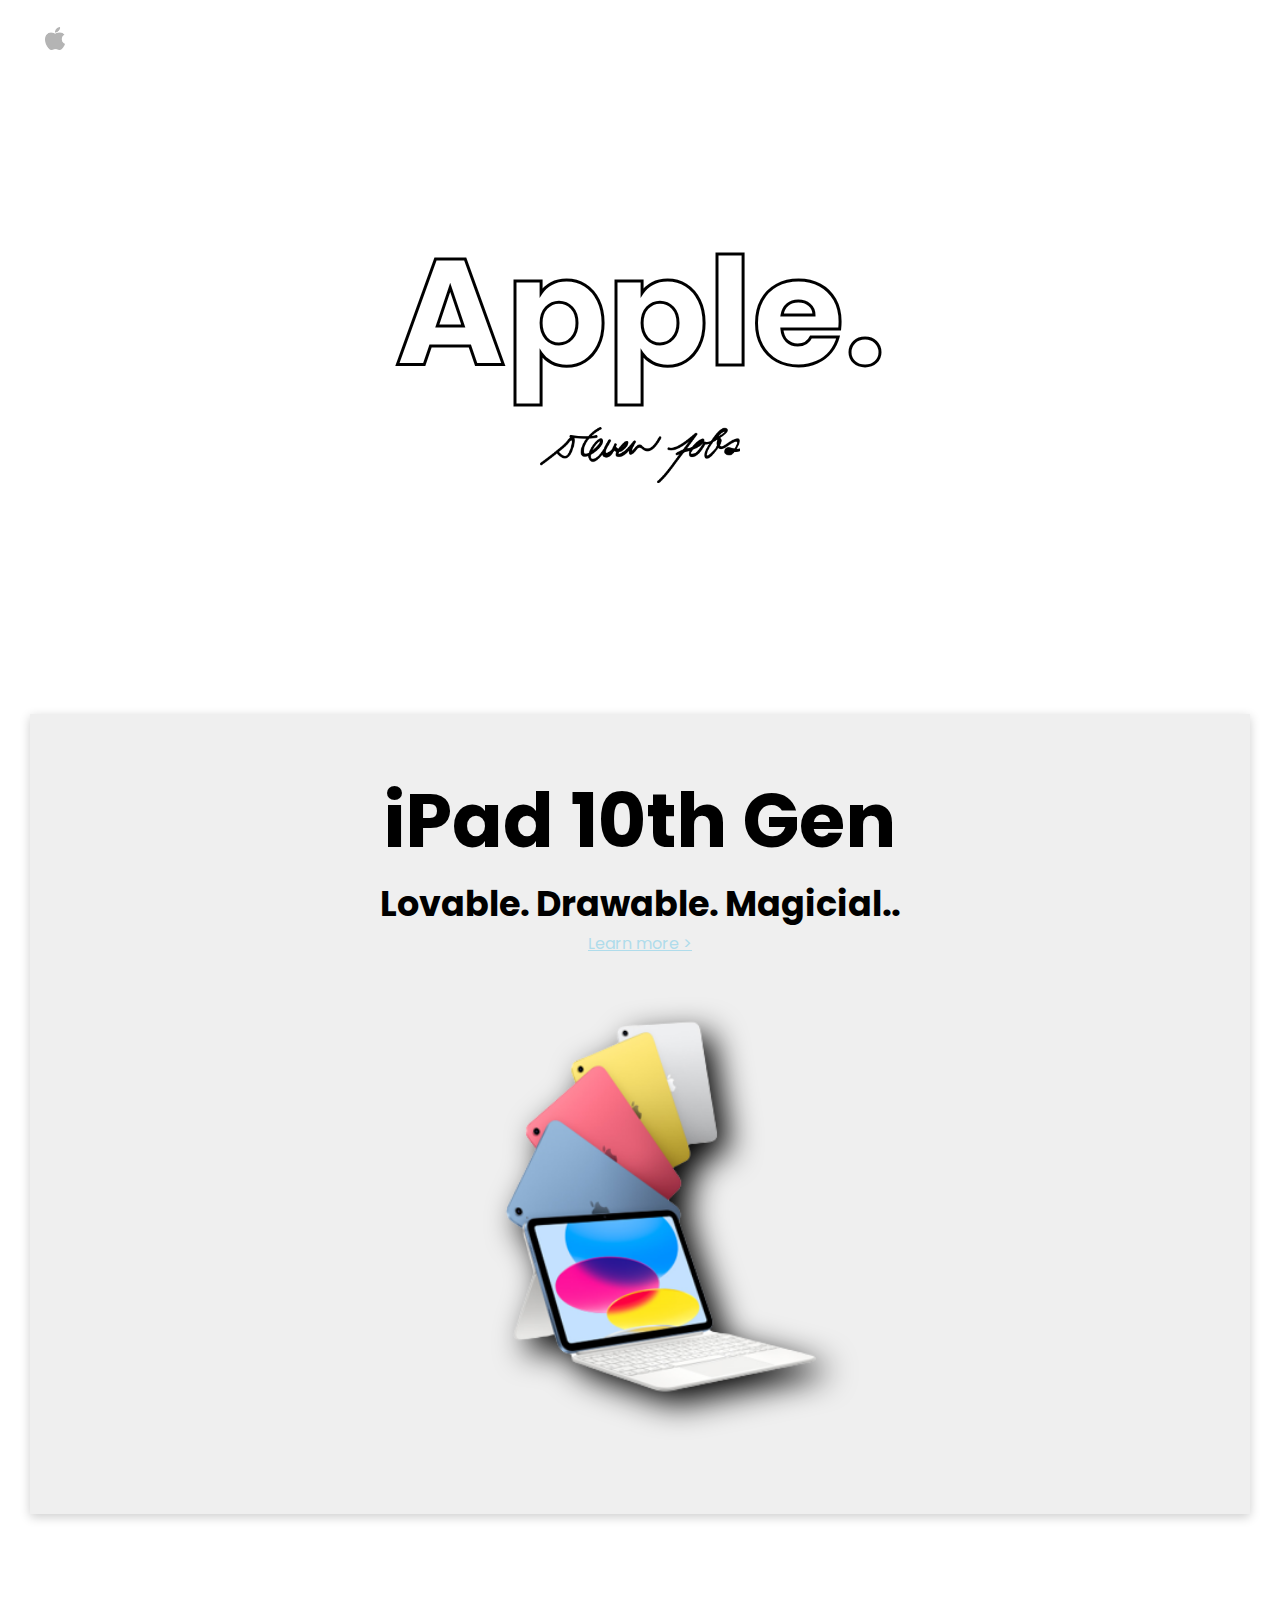
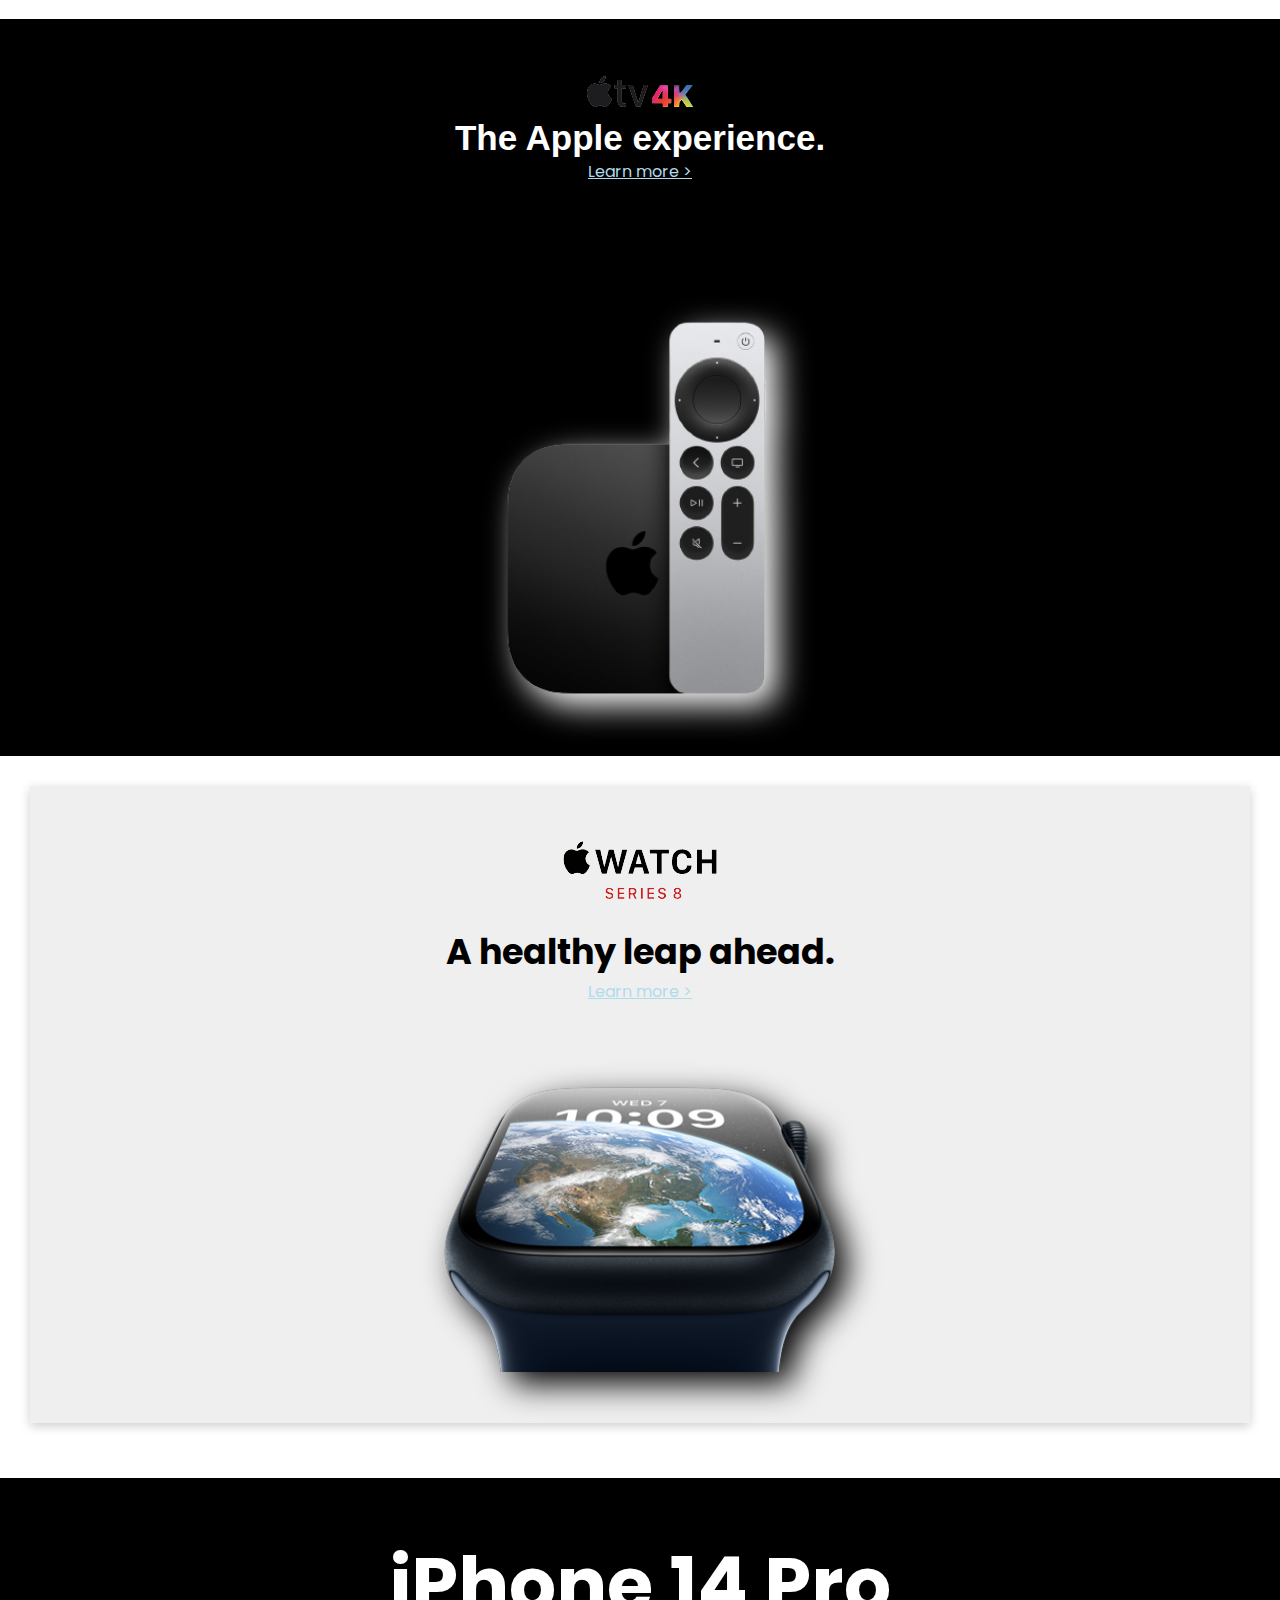
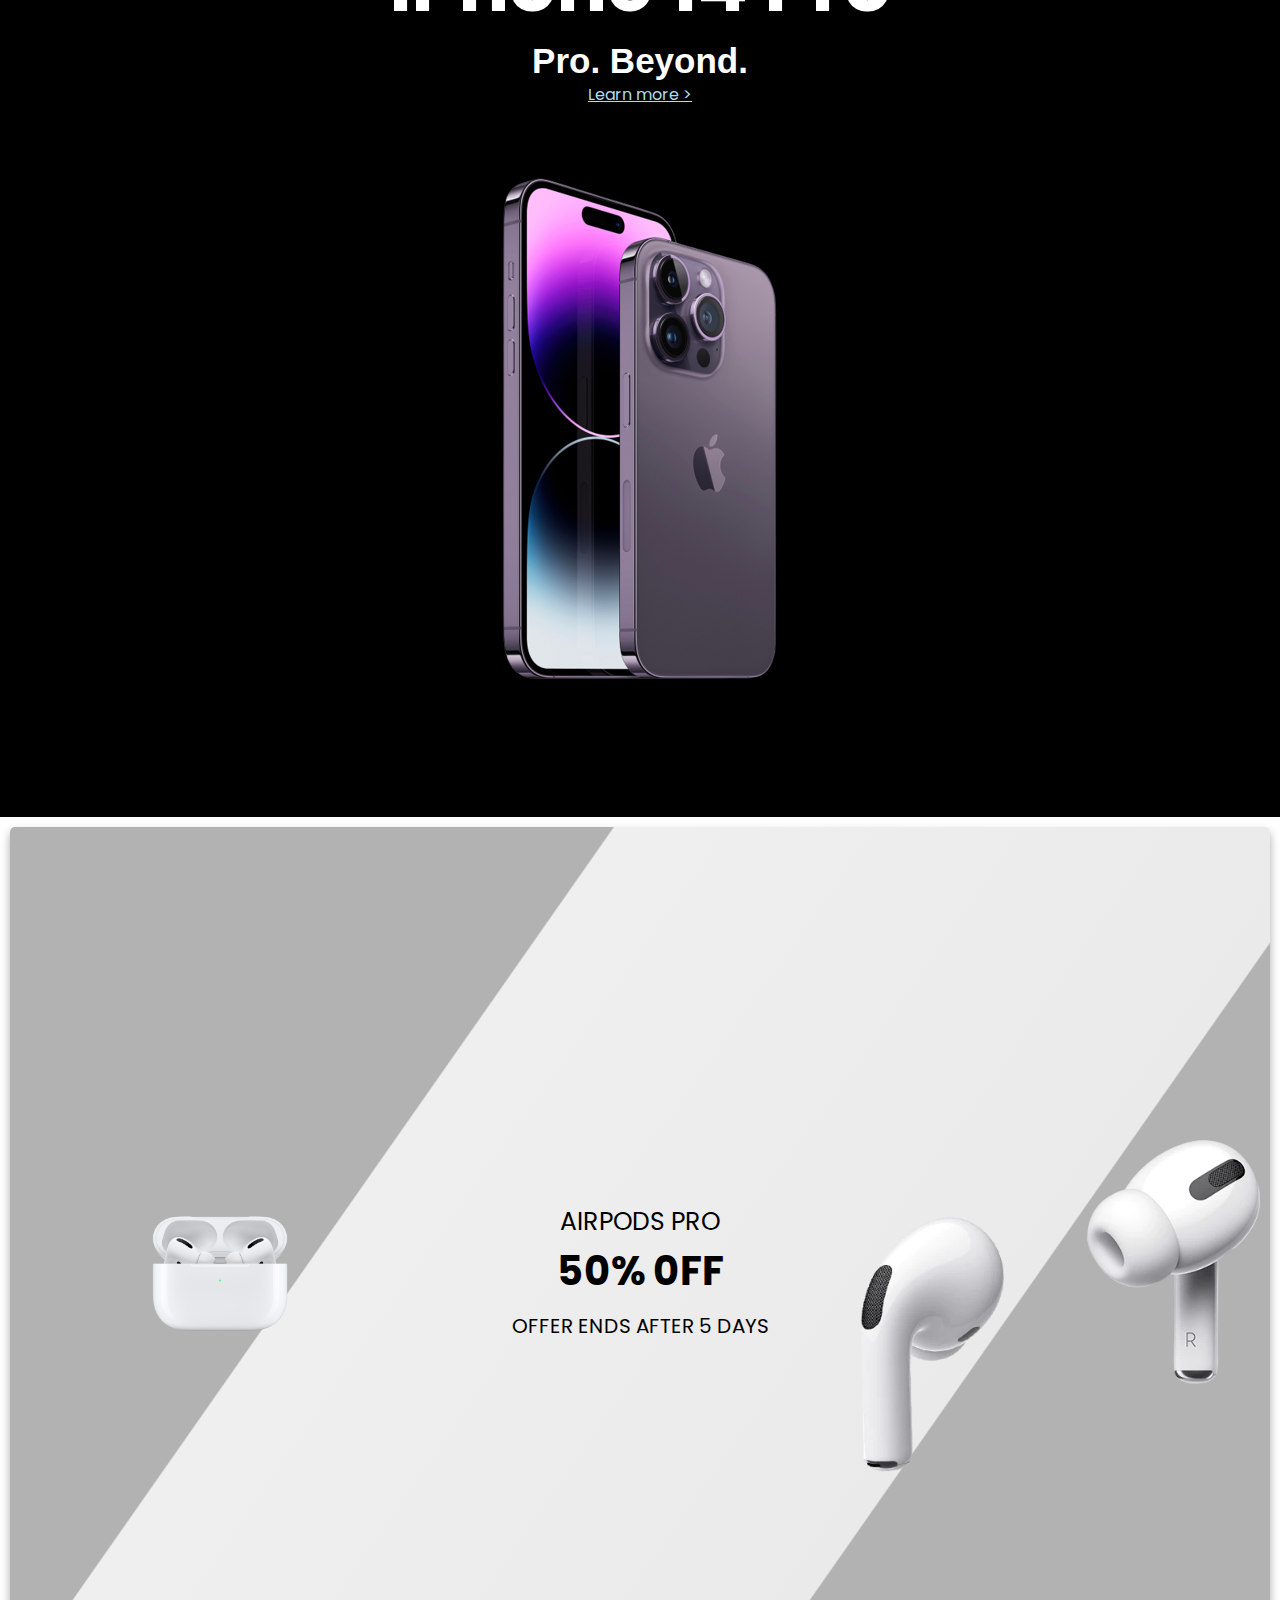
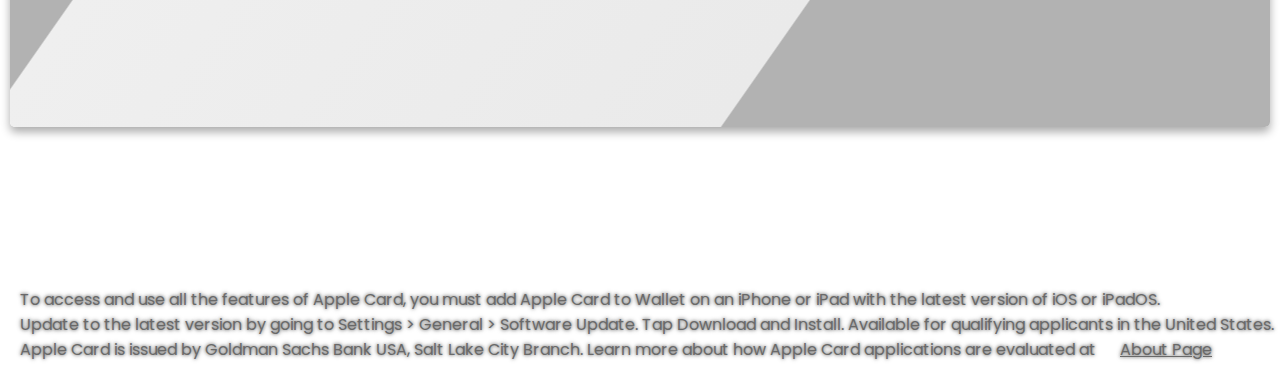
<file: Apple/index.html>
<!DOCTYPE html>

<html lang="en">

<head>
  <meta charset="UTF-8">
  <meta name="viewport" content="width=device-width, initial-scale=1.0">
  <link rel="icon" type="image/png" sizes="16×16" href="logo.png">
  <title>Apple</title>
  <link rel="stylesheet" href="./style.css">
  <link rel="stylesheet" href="https://cdnjs.cloudflare.com/ajax/libs/font-awesome/5.15.3/css/all.min.css" />
</head>

<body>
  <nav class="navbar">
    <div class="content">
      <div class="logo">
        <a href="index.html"><img class="logo1" src="logo.png"></a>
      </div>
      <ul class="menu-list">
        <div class="icon cancel-btn">
          <i class="fas fa-times"></i>
        </div>
        <li><a href="index.html">Home</a></li>
        <li><a href="about.html">About</a></li>
        <li><a href="accessories.html">Accessories</a></li>
        <li><a href="contact.html">Support</a></li>
      </ul>
      <div class="icon menu-btn">
        <i class="fas fa-bars"></i>
      </div>
    </div>

  </nav>

  <br> <br><br><br><br><br><br><br>
  <h1 class="text" data-fill-text="Apple">Apple.</h1>
  <img class="steve" src="steve.png">

  <br> <br><br><br><br><br><br><br>

  <div class="outter-div1">
    <div class="inner-div1">
      <h1 class="indexp3t">iPad 10th Gen</h1>
      <h2 class="indexp3">Lovable. Drawable. Magicial..</h2>
      <a class="a1" href="https://www.apple.com/ipad-10.9/">Learn more ></a>

      <img class="ipad10" src="ipad.png">
    </div>
  </div>

  <br><br>
  <br>





  <div class="outter-div">
    <div class="inner-div">
      <img class="iph14" src="atv.png">
      <h2 class="indexp2">The Apple experience.</h2>
      <a class="a1" href="https://www.apple.com/apple-tv-4k/">Learn more ></a>
      <br><br><br><br><br>
      <img class="atv" src="appletv.png">
    </div>
  </div>

  <div class="outter-div1">
    <div class="inner-div1">
      <img class="iph14" src="logowatch.png">
      <br>
      <h2 class="indexp3">A healthy leap ahead.</h2>
      <a class="a1" href="https://www.apple.com/apple-watch-series-8/">Learn more ></a>

      <img class="ipad10" src="aws8.png">
    </div>
  </div>
  <br>
  <div class="outter-div">
    <div class="inner-div">
      <h1 class="indexp">iPhone 14 Pro</h1>
      <h2 class="indexp2">Pro. Beyond.</h2>
      <a class="a1" href="https://www.apple.com/iphone-14-pro/">Learn more ></a>

      <img class="iph14" src="iph14.png">
    </div>
  </div>


  <div class="banner-container">
    <div class="banner">
      <div class="shoe">
        <img class="airpod" src="airpod1.png" alt="Airpods">
      </div>
      <div class="content">
        <span>Airpods Pro</span>

        <h3>50% 0ff</h3>
        <p>offer ends after 5 days</p>

      </div>
      <div class="women">
        <img class="airpod" src="airpod2.webp" alt="Airpods">
      </div>
    </div>
  </div>
  <div class="about">
    <br><br><br><br>
    <p class="indexabout">To access and use all the features of Apple Card, you must add Apple Card to Wallet on an
      iPhone or iPad with the latest version of iOS or iPadOS.<br>
      Update to the latest version by going to Settings > General > Software Update. Tap Download and Install.
      Available for qualifying applicants in the United States.<br>

      Apple Card is issued by Goldman Sachs Bank USA, Salt Lake City Branch.
      Learn more about how Apple Card applications are evaluated at <a class="indexabout" href="about.html">About
        Page</a></p>
    <div class="content">

    </div>
  </div>

  <script>
    const body = document.querySelector("body");
    const navbar = document.querySelector(".navbar");
    const menuBtn = document.querySelector(".menu-btn");
    const cancelBtn = document.querySelector(".cancel-btn");
    menuBtn.onclick = () => {
      navbar.classList.add("show");
      menuBtn.classList.add("hide");
      body.classList.add("disabled");
    }
    cancelBtn.onclick = () => {
      body.classList.remove("disabled");
      navbar.classList.remove("show");
      menuBtn.classList.remove("hide");
    }
    window.onscroll = () => {
      this.scrollY > 20 ? navbar.classList.add("sticky") : navbar.classList.remove("sticky");
    }
  </script>
</body>

</html>
</file>
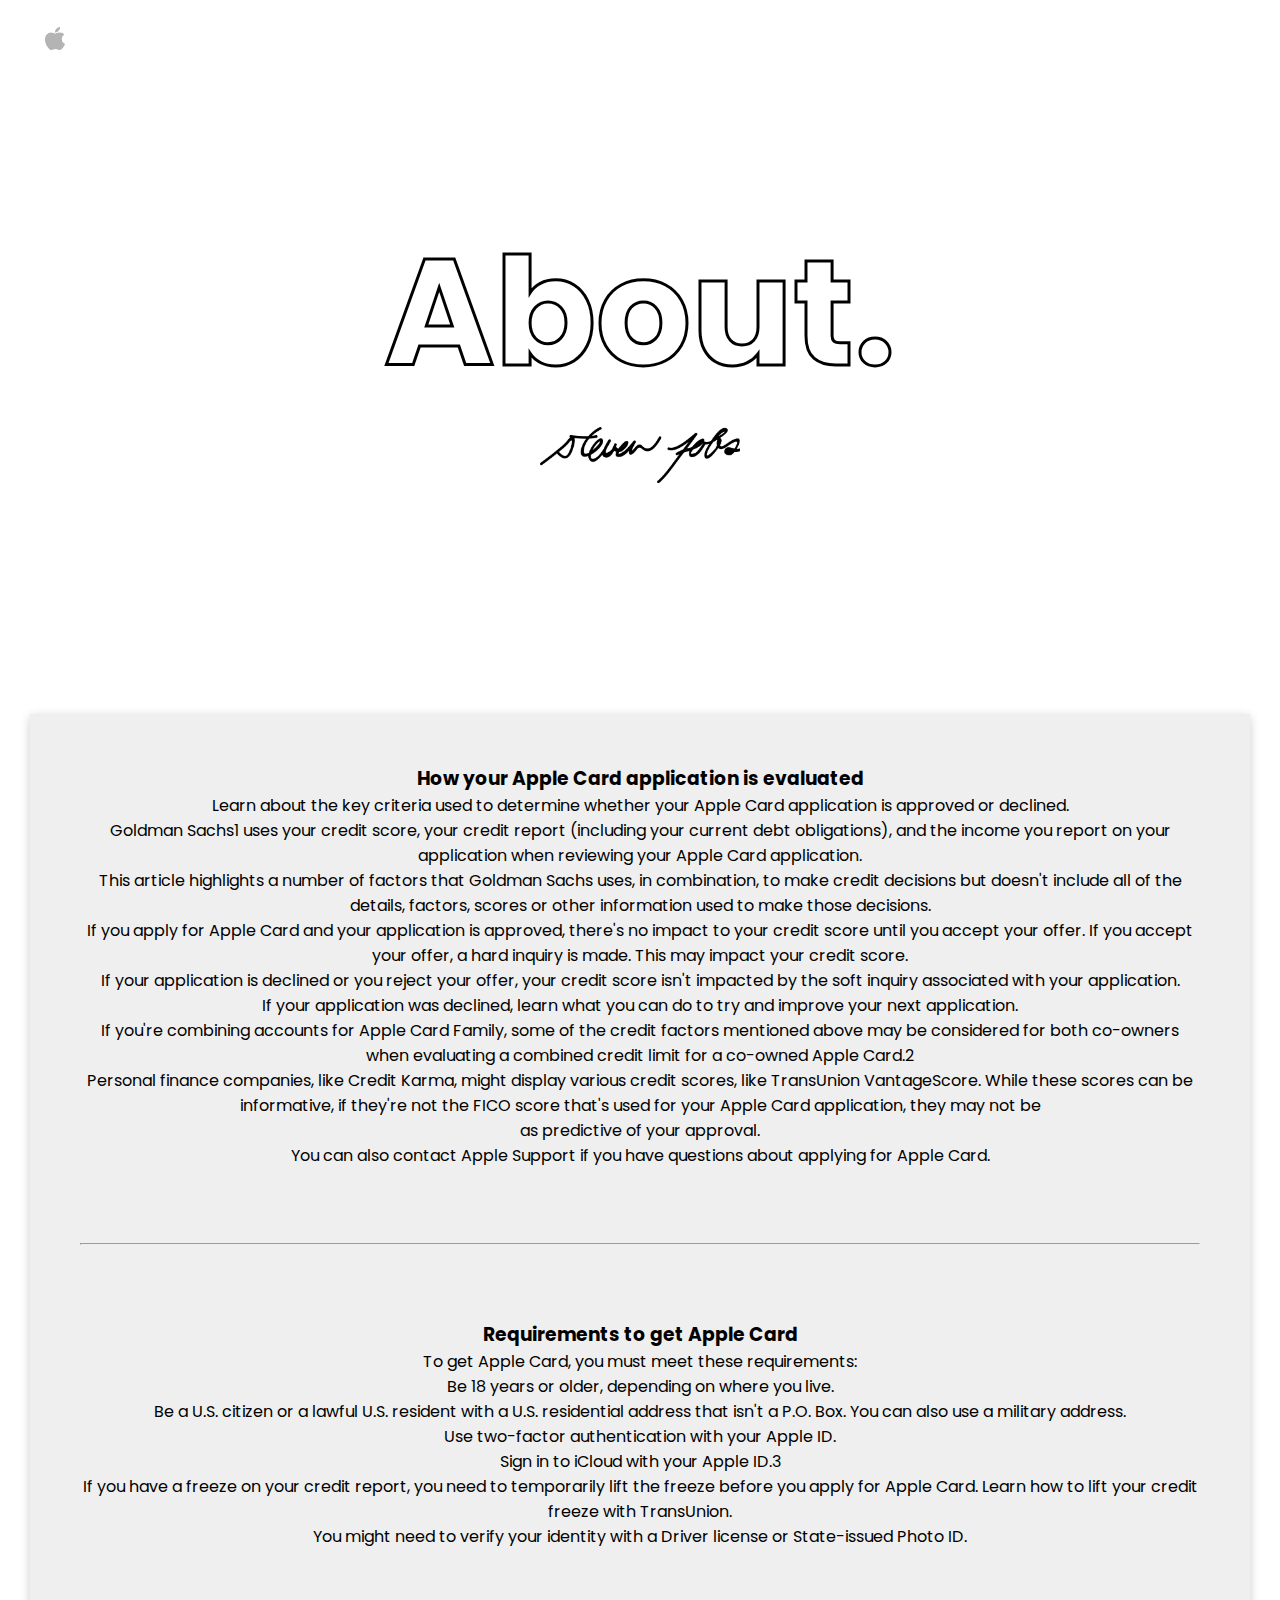
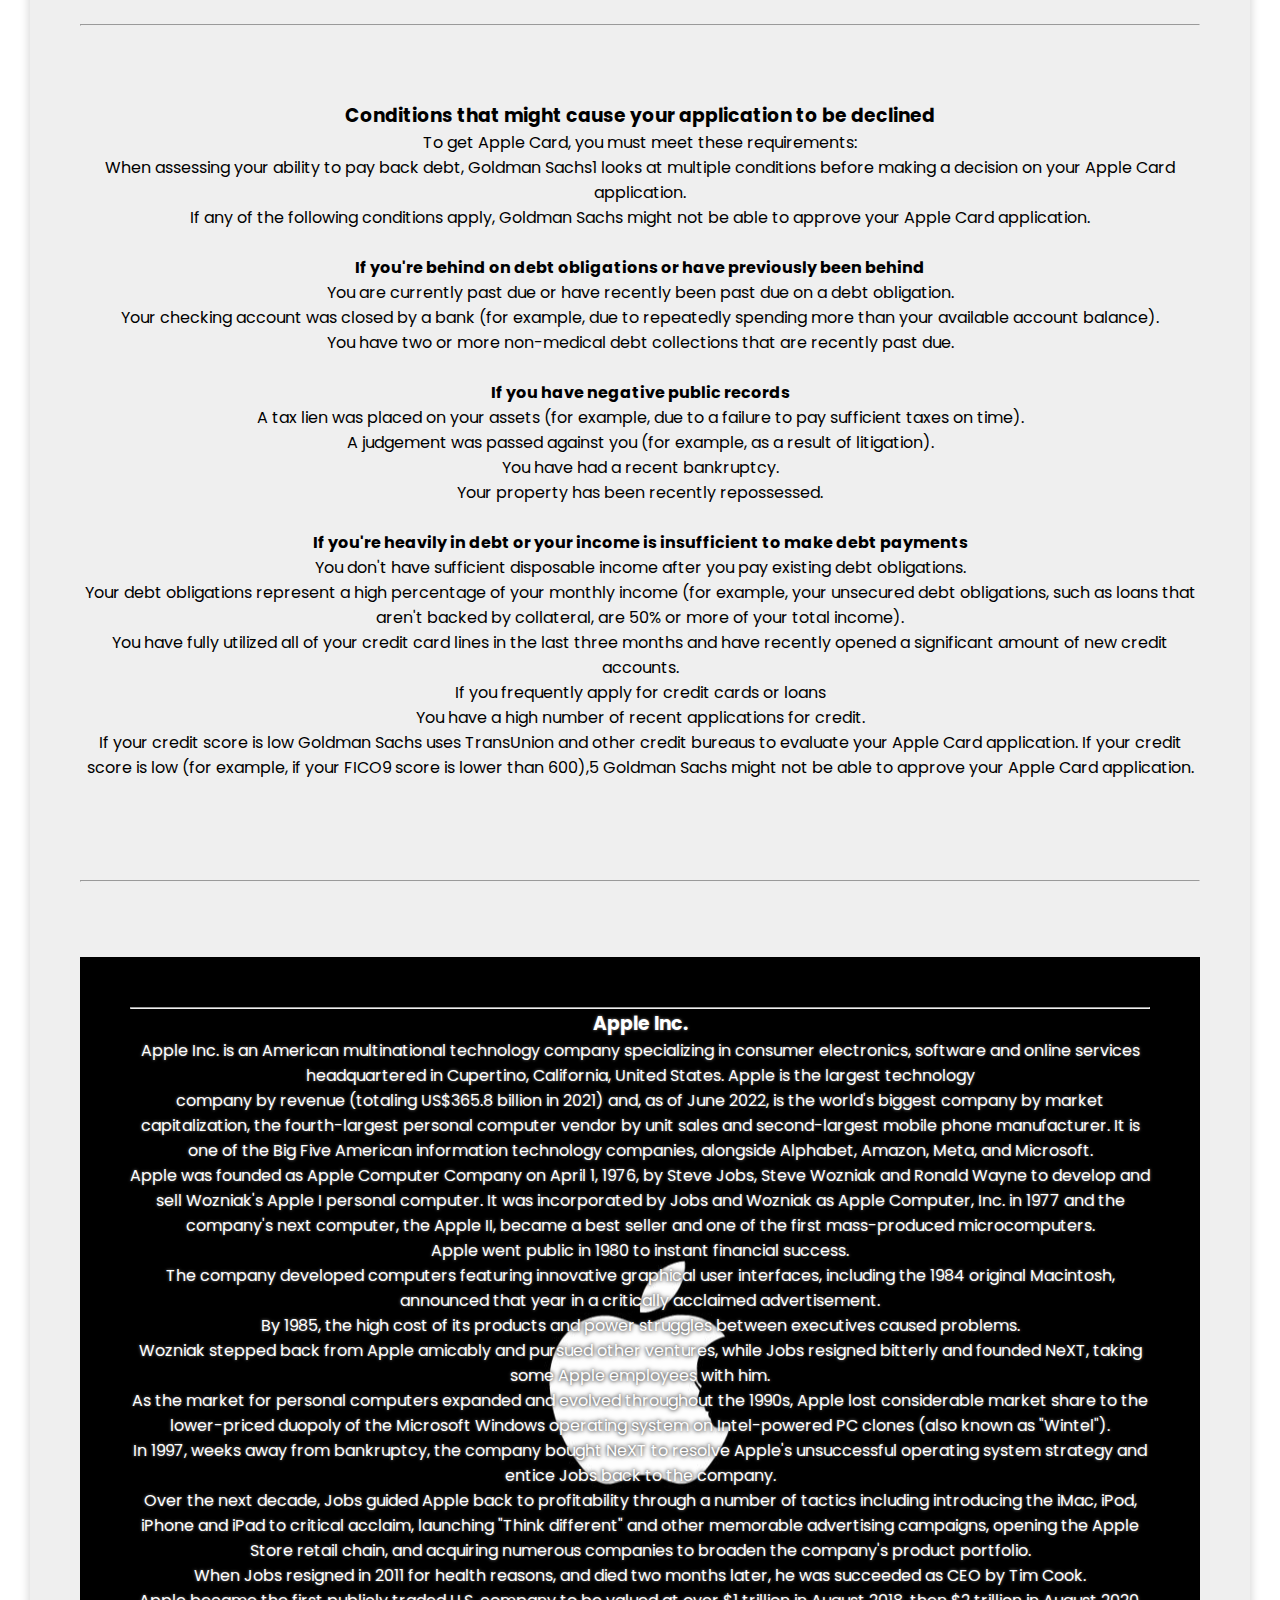
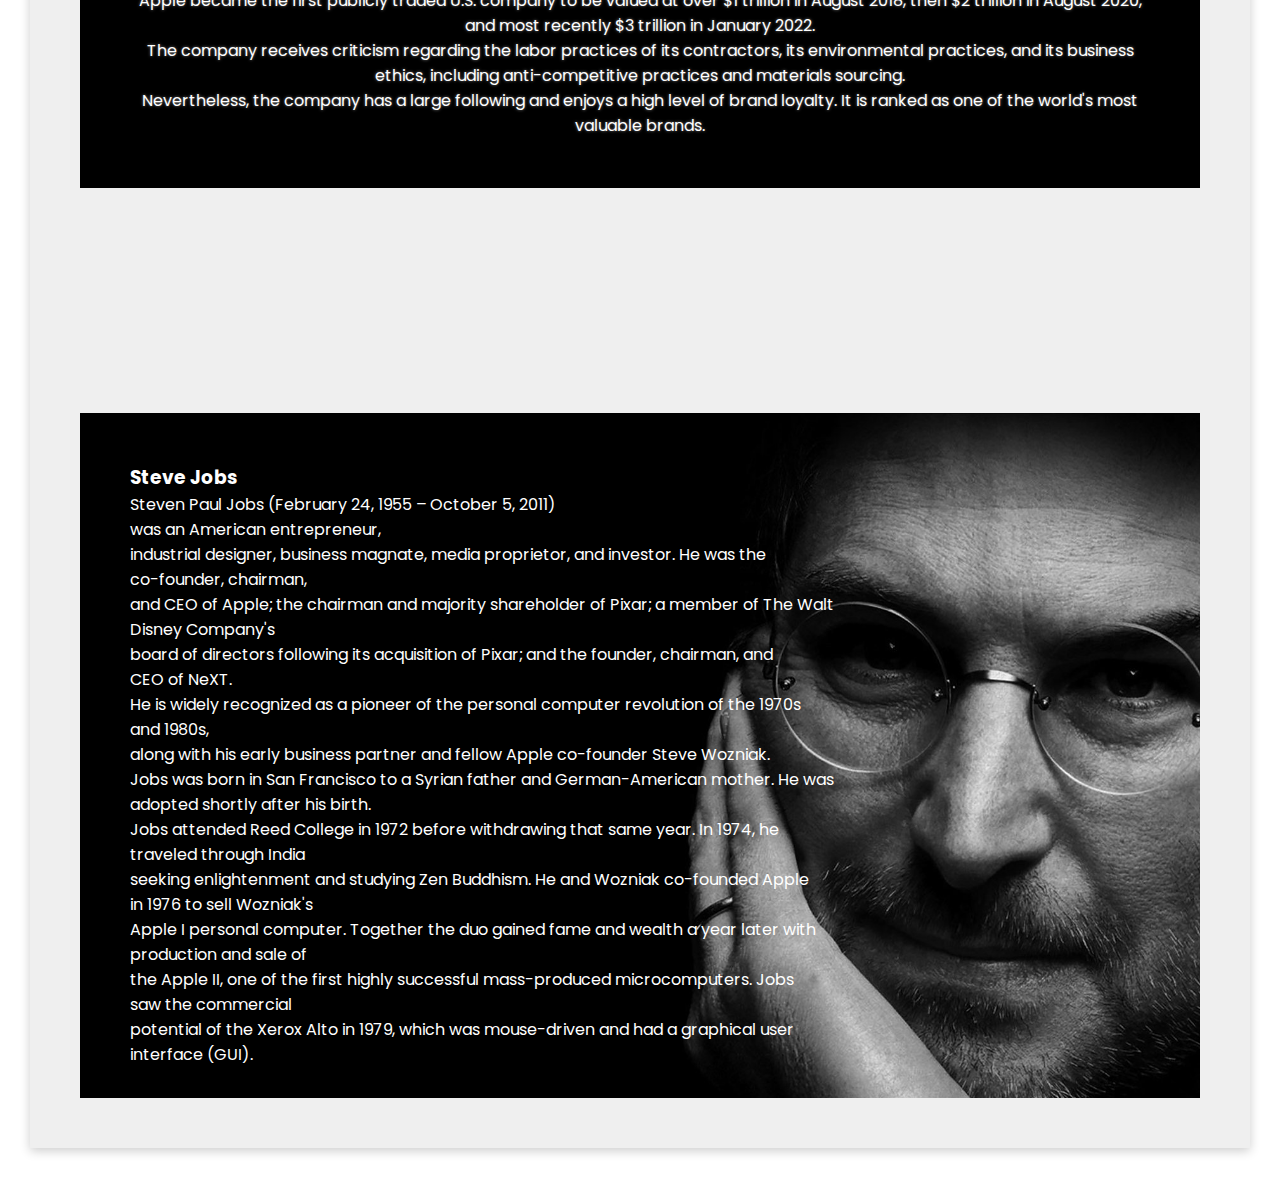
<file: Apple/about.html>
<!DOCTYPE html>

<html lang="en">

<head>
  <meta charset="UTF-8">
  <meta name="viewport" content="width=device-width, initial-scale=1.0">
  <link rel="icon" type="image/png" sizes="16×16" href="logo.png">
  <title>Apple</title>
  <link rel="stylesheet" href="./style.css">
  <link rel="stylesheet" href="https://cdnjs.cloudflare.com/ajax/libs/font-awesome/5.15.3/css/all.min.css" />
</head>

<body>
  <nav class="navbar">
    <div class="content">
      <div class="logo">
        <a href="./index.html"><img class="logo1" src="logo.png"></a>
      </div>
      <ul class="menu-list">
        <div class="icon cancel-btn">
          <i class="fas fa-times"></i>
        </div>
        <li><a href="index.html">Home</a></li>
        <li><a href="about.html">About</a></li>
        <li><a href="accessories.html">Accessories</a></li>
        <li><a href="contact.html">Contact</a></li>
      </ul>
      <div class="icon menu-btn">
        <i class="fas fa-bars"></i>
      </div>
    </div>

  </nav>

  <br> <br><br><br><br><br><br><br>
  <h1 class="text" data-fill-text="About">About.</h1>

  <a href="#scrollsteve"><img class="steve" src="steve.png"></a>




  <br> <br><br><br><br><br><br><br>

  <div class="outter-div1">
    <div class="inner-div1">
      <h3 class="aboutparagraf">How your Apple Card application is evaluated</h3>
      <p class="aboutparagraf">Learn about the key criteria used to determine whether your Apple Card application is
        approved or declined.<br>

        Goldman Sachs1 uses your credit score, your credit report (including your current debt obligations), and the
        income you report on your application when reviewing your Apple Card application.<br>
        This article highlights a number of factors that Goldman Sachs uses, in combination, to make credit decisions
        but doesn't include all of the details, factors, scores or other information used to make those decisions.<br>

        If you apply for Apple Card and your application is approved, there's no impact to your credit score until you
        accept your offer. If you accept your offer, a hard inquiry is made. This may impact your credit score.<br>
        If your application is declined or you reject your offer, your credit score isn't impacted by the soft inquiry
        associated with your application.<br>

        If your application was declined, learn what you can do to try and improve your next application.<br>

        If you're combining accounts for Apple Card Family, some of the credit factors mentioned above may be considered
        for both co-owners when evaluating a combined credit limit for a co-owned Apple Card.2<br>

        Personal finance companies, like Credit Karma, might display various credit scores, like TransUnion
        VantageScore. While these scores can be informative, if they're not the FICO score that's used for your Apple
        Card application, they may not be <br>
        as predictive of your approval.<br>

        You can also contact Apple Support if you have questions about applying for Apple Card.<br></p>
      <br><br><br>
      <hr class="hr">

      <br><br><br>
      <h3 class="aboutparagraf">Requirements to get Apple Card</h3>
      <p class="aboutparagraf">To get Apple Card, you must meet these requirements:<br>

        Be 18 years or older, depending on where you live.<br>
        Be a U.S. citizen or a lawful U.S. resident with a U.S. residential address that isn't a P.O. Box. You can also
        use a military address.<br>
        Use two-factor authentication with your Apple ID.<br>
        Sign in to iCloud with your Apple ID.3<br>
        If you have a freeze on your credit report, you need to temporarily lift the freeze before you apply for Apple
        Card. Learn how to lift your credit freeze with TransUnion. <br>
        You might need to verify your identity with a Driver license or State-issued Photo ID.<br></p>
      <br><br><br>
      <hr class="hr">

      <br><br><br>
      <h3 class="aboutparagraf">Conditions that might cause your application to be declined</h3>
      <p class="aboutparagraf">To get Apple Card, you must meet these requirements:<br>

        When assessing your ability to pay back debt, Goldman Sachs1 looks at multiple conditions before making a
        decision on your Apple Card application.<br>

        If any of the following conditions apply, Goldman Sachs might not be able to approve your Apple Card
        application.<br><br>

        <b>If you're behind on debt obligations or have previously been behind</b><br>

        You are currently past due or have recently been past due on a debt obligation.<br>
        Your checking account was closed by a bank (for example, due to repeatedly spending more than your available
        account balance).<br>
        You have two or more non-medical debt collections that are recently past due.<br><br>

        <b>If you have negative public records</b><br>

        A tax lien was placed on your assets (for example, due to a failure to pay sufficient taxes on time).<br>
        A judgement was passed against you (for example, as a result of litigation).<br>
        You have had a recent bankruptcy.<br>
        Your property has been recently repossessed.<br><br>

        <b>If you're heavily in debt or your income is insufficient to make debt payments</b><br>

        You don't have sufficient disposable income after you pay existing debt obligations.<br>
        Your debt obligations represent a high percentage of your monthly income (for example, your unsecured debt
        obligations, such as loans that aren't backed by collateral, are 50% or more of your total income).<br>
        You have fully utilized all of your credit card lines in the last three months and have recently opened a
        significant amount of new credit accounts.<br>
        If you frequently apply for credit cards or loans<br>

        You have a high number of recent applications for credit.<br>
        If your credit score is low

        Goldman Sachs uses TransUnion and other credit bureaus to evaluate your Apple Card application. If your credit
        score is low (for example, if your FICO9 score is lower than 600),5 Goldman Sachs might not be able to approve
        your Apple Card application.<br>

        <br>
      </p>
      <br><br><br>
      <hr class="hr">

    </div>

    <br><br>
    <br>





    <div class="outter-div9">
      <div class="inner-div">
        <hr>
        <h3 class="aboutparagraf9">Apple Inc.</h3>
        <p class="aboutparagraf9">Apple Inc. is an American multinational technology company specializing in consumer
          electronics, software and online services headquartered in Cupertino, California, United States. Apple is the
          largest technology<br>company by revenue (totaling US$365.8 billion in 2021) and, as of June 2022, is the
          world's biggest company by market capitalization, the fourth-largest personal computer vendor by unit sales
          and second-largest mobile phone manufacturer. It is <br>one of the Big Five American information technology
          companies, alongside Alphabet, Amazon, Meta, and Microsoft.<br>

          Apple was founded as Apple Computer Company on April 1, 1976, by Steve Jobs, Steve Wozniak and Ronald Wayne to
          develop and sell Wozniak's Apple I personal computer. It was incorporated by Jobs and Wozniak as Apple
          Computer, Inc. in 1977 and the company's next computer, the Apple II, became a best seller and one of the
          first mass-produced microcomputers. <br>
          Apple went public in 1980 to instant financial success.<br>
          The company developed computers featuring innovative graphical user interfaces, including the 1984 original
          Macintosh, announced that year in a critically acclaimed advertisement.<br>
          By 1985, the high cost of its products and power struggles between executives caused problems. <br>
          Wozniak stepped back from Apple amicably and pursued other ventures, while Jobs resigned bitterly and founded
          NeXT, taking some Apple employees with him.<br>

          As the market for personal computers expanded and evolved throughout the 1990s, Apple lost considerable market
          share to the lower-priced duopoly of the Microsoft Windows operating system on Intel-powered PC clones (also
          known as "Wintel"). <br>
          In 1997, weeks away from bankruptcy, the company bought NeXT to resolve Apple's unsuccessful operating system
          strategy and entice Jobs back to the company. <br>
          Over the next decade, Jobs guided Apple back to profitability through a number of tactics including
          introducing the iMac, iPod, iPhone and iPad to critical acclaim, launching "Think different" and other
          memorable advertising campaigns, opening the Apple Store retail chain, and acquiring numerous companies to
          broaden the company's product portfolio.<br>
          When Jobs resigned in 2011 for health reasons, and died two months later, he was succeeded as CEO by Tim
          Cook.<br>

          Apple became the first publicly traded U.S. company to be valued at over $1 trillion in August 2018, then $2
          trillion in August 2020, and most recently $3 trillion in January 2022.<br>
          The company receives criticism regarding the labor practices of its contractors, its environmental practices,
          and its business ethics, including anti-competitive practices and materials sourcing.<br>
          Nevertheless, the company has a large following and enjoys a high level of brand loyalty. It is ranked as one
          of the world's most valuable brands.<br></p>
      </div>
    </div>
    <br><br>
    <br>
    <br>
    <br>
    <br>
    <br>
    <br>
    <br>



    <div id="container1" class="outter-div7">
      <div class="inner-div7">

        <div class="steveabout">

          <h3 id="scrollsteve" class="stevetitle">Steve Jobs</h3>
          <p class="stevetitle">Steven Paul Jobs (February 24, 1955 – October 5, 2011) <br>
            was an American entrepreneur, <br>
            industrial designer, business magnate, media proprietor, and investor. He was the <br>
            co-founder, chairman,<br>
            and CEO of Apple; the chairman and majority shareholder of Pixar; a member of The Walt <br>
            Disney Company's<br>
            board of directors following its acquisition of Pixar; and the founder, chairman, and <br>
            CEO of NeXT.<br>
            He is widely recognized as a pioneer of the personal computer revolution of the 1970s <br>
            and 1980s,<br>
            along with his early business partner and fellow Apple co-founder Steve Wozniak.<br>

            Jobs was born in San Francisco to a Syrian father and German-American mother. He was <br>
            adopted shortly after his birth.<br>
            Jobs attended Reed College in 1972 before withdrawing that same year. In 1974, he <br>
            traveled through India<br>
            seeking enlightenment and studying Zen Buddhism. He and Wozniak co-founded Apple <br>
            in 1976 to sell Wozniak's <br>
            Apple I personal computer. Together the duo gained fame and wealth a year later with <br>
            production and sale of <br>
            the Apple II, one of the first highly successful mass-produced microcomputers. Jobs <br>
            saw the commercial<br>
            potential of the Xerox Alto in 1979, which was mouse-driven and had a graphical user <br>
            interface (GUI). <br>
          </p>

        </div>



      </div>
      <div class="about">
        <br><br><br><br><br><br><br><br><br><br><br> <br><br><br><br><br><br><br><br><br><br>
      </div>
    </div>

    <script>
      const body = document.querySelector("body");
      const navbar = document.querySelector(".navbar");
      const menuBtn = document.querySelector(".menu-btn");
      const cancelBtn = document.querySelector(".cancel-btn");
      menuBtn.onclick = () => {
        navbar.classList.add("show");
        menuBtn.classList.add("hide");
        body.classList.add("disabled");
      }
      cancelBtn.onclick = () => {
        body.classList.remove("disabled");
        navbar.classList.remove("show");
        menuBtn.classList.remove("hide");
      }
      window.onscroll = () => {
        this.scrollY > 20 ? navbar.classList.add("sticky") : navbar.classList.remove("sticky");
      }
    </script>
</body>

</html>
</file>
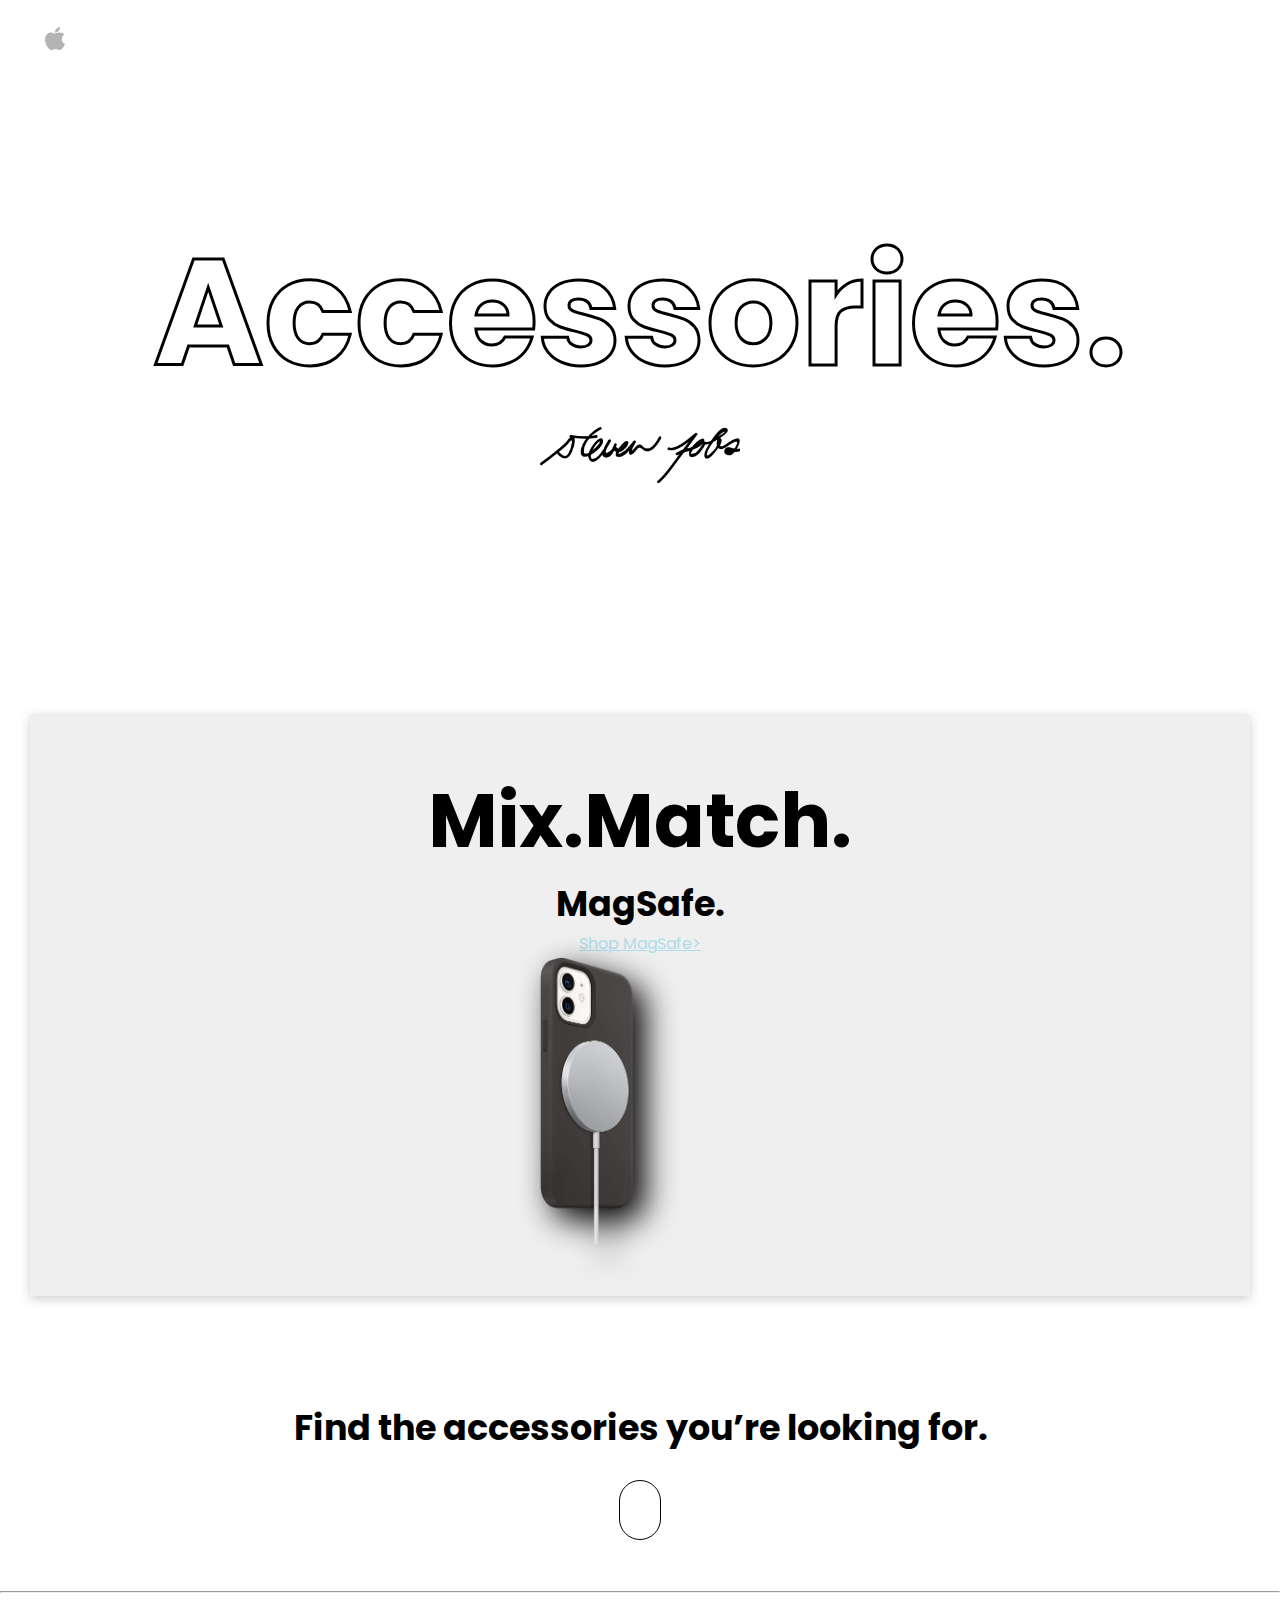
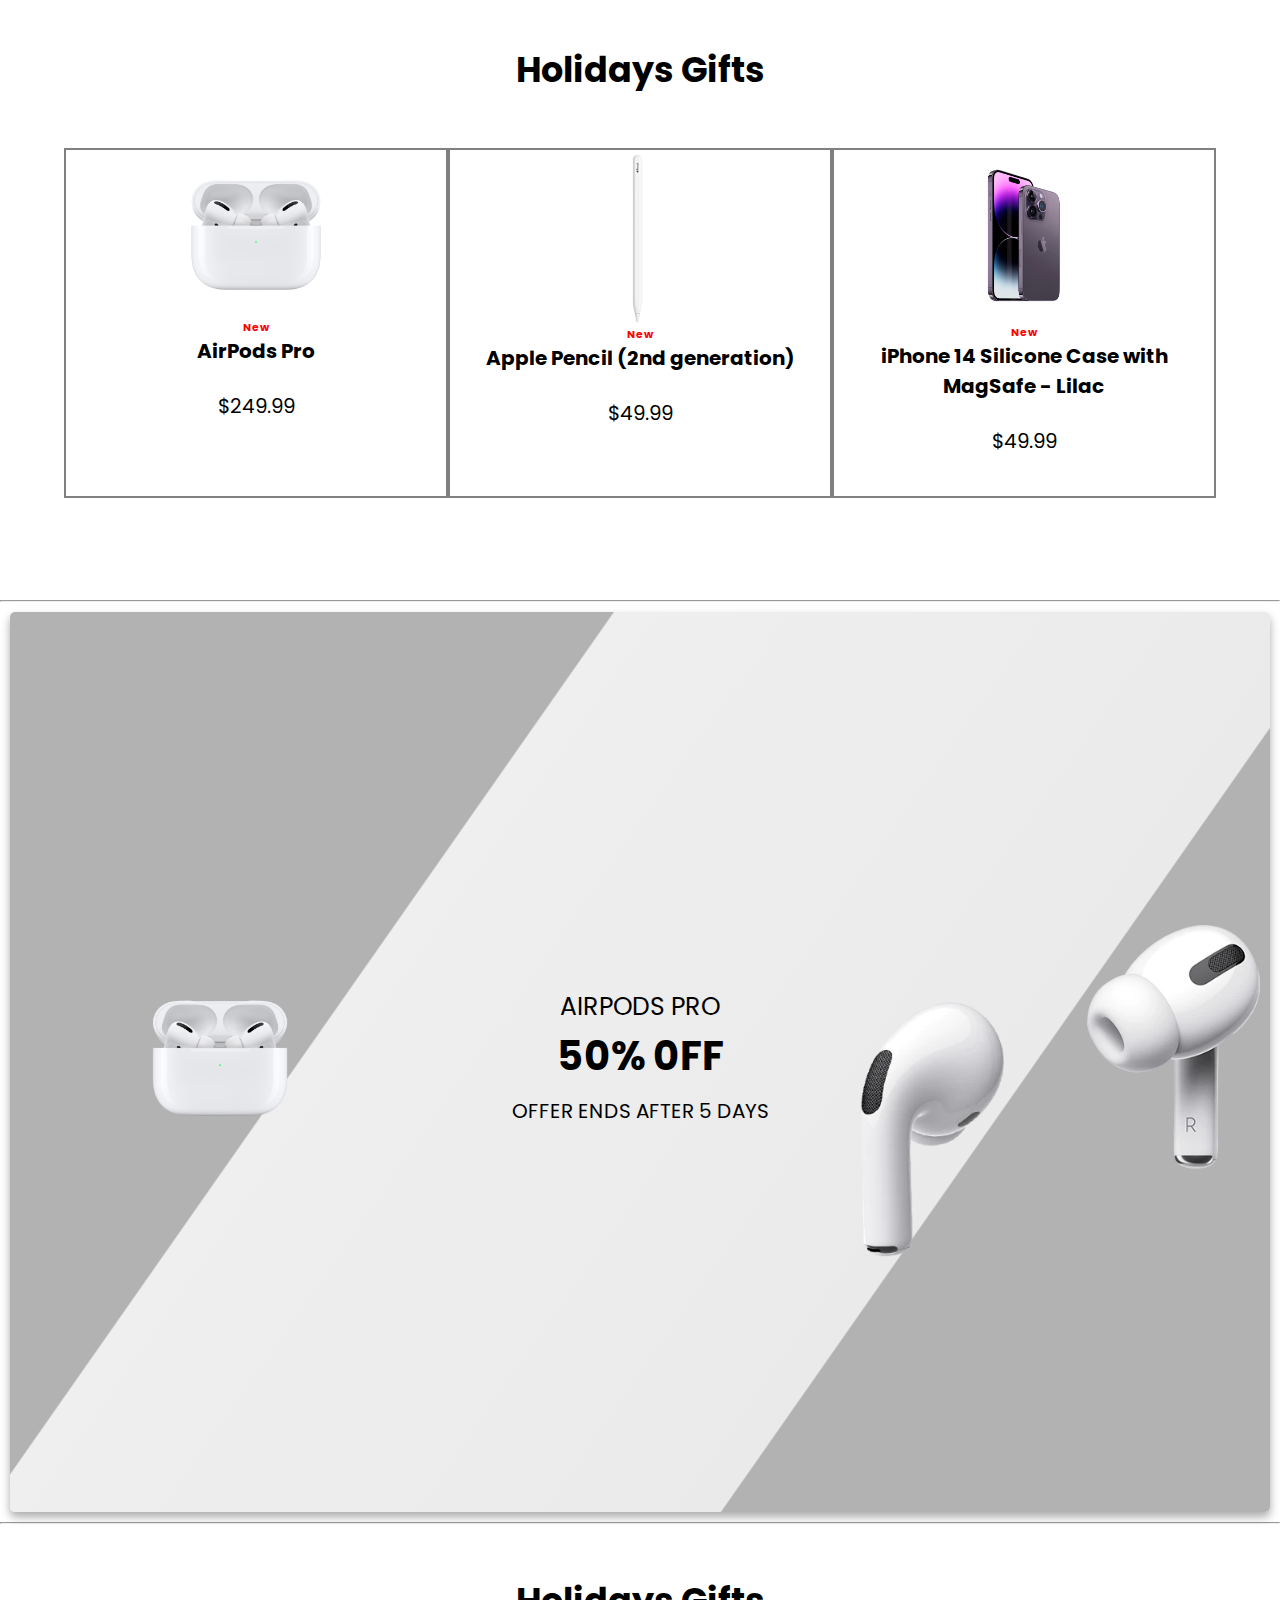
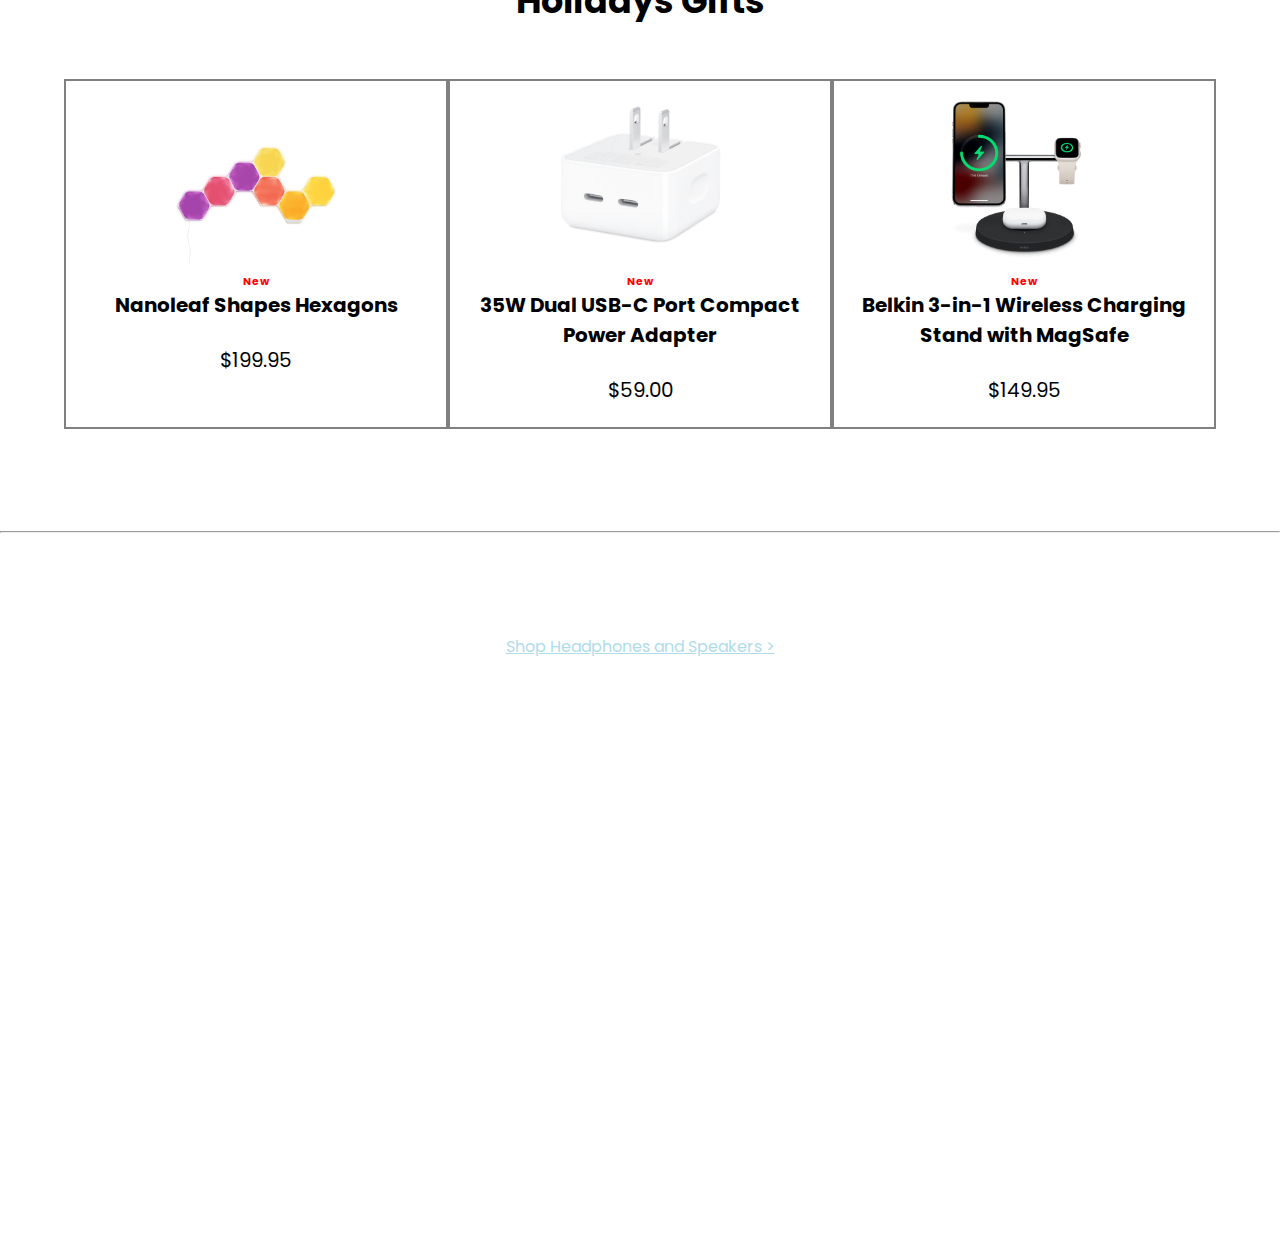
<file: Apple/accessories.html>
<!DOCTYPE html>

<html lang="en">

<head>
  <meta charset="UTF-8">
  <meta name="viewport" content="width=device-width, initial-scale=1.0">
  <link rel="icon" type="image/png" sizes="16×16" href="logo.png">
  <title>Apple</title>
  <link rel="stylesheet" href="./style.css">
  <link rel="stylesheet" href="https://cdnjs.cloudflare.com/ajax/libs/font-awesome/5.15.3/css/all.min.css" />
</head>

<body>
  <nav class="navbar">
    <div class="content">
      <div class="logo">
        <a href="./index.html"><img class="logo1" src="logo.png"></a>
      </div>
      <ul class="menu-list">
        <div class="icon cancel-btn">
          <i class="fas fa-times"></i>
        </div>
        <li><a href="index.html">Home</a></li>
        <li><a href="about.html">About</a></li>
        <li><a href="features.html">Accessories</a></li>
        <li><a href="contact.html">Support</a></li>
      </ul>
      <div class="icon menu-btn">
        <i class="fas fa-bars"></i>
      </div>
    </div>

  </nav>

  <br> <br><br><br><br><br><br><br>
  <h1 class="text" data-fill-text="Accessories">Accessories.</h1>

  <a href="#scrollsteve"><img class="steve" src="steve.png"></a>




  <br> <br><br><br><br><br><br><br>

  <div class="outter-div1">
    <div class="inner-div1">
      <h1 class="indexp3t">Mix.Match.</h1>
      <h2 class="indexp3">MagSafe.</h2>
      <a class="a1" href="https://www.apple.com/shop/accessories/all/magsafe">Shop MagSafe></a>

      <img class="magsafe" src="magsafe.png">
    </div>
  </div>

  <br><br><br>

  <h3 class="indexp3">Find the accessories you’re looking for.</h3>
  <br>
  <div class="container">
    <input type="text" placeholder="Search">



  </div>
  <br><br>
  <hr>
  <br><br>
  <h1 class="indexp3">Holidays Gifts</h1>
  <br><br>

  <a class="boxff" href="https://www.apple.com/shop/product/MQD83AM/A/airpods-pro">
    <div class="container2">
      <div class="box">
        <img class="boxf" src="airpod1.png">
        <h6 class="boxp">New</h6>
        <h2 class="boxt">AirPods Pro</h2>
        <br>
        <p class="boxt">$249.99</p>
      </div>
  </a>

  <a class="boxff"
    href="https://www.apple.com/shop/product/MU8F2AM/A/apple-pencil-2nd-generation?fnode=d242f2fce5dc467cbbe7404bfdc0c1e2911d42181d0352f649e16f110bc4da2b35fcdc7e97d519134e300ffb750af07ec9b0f7976bbdb698a30923381540cebc95ed619ed41e783fdc635d0cf3e3340290c5dbea22bf43b30a7dbf38ed1d08c1">
    <div class="box">
      <img class="boxf1" src="pencil.png">
      <h6 class="boxp">New</h6>
      <h2 class="boxt">Apple Pencil (2nd generation) </h2>
      <br>
      <p class="boxt">$49.99</p>
    </div>
  </a>

  <a class="boxff" href="https://www.apple.com/shop/buy-iphone/iphone-14-pro">
    <div class="box">
      <img class="iph142" src="iph14.png">
      <h6 class="boxp">New</h6>
      <h2 class="boxt">iPhone 14 Silicone Case with MagSafe - Lilac</h2>
      <br>
      <p class="boxt">$49.99</p>
    </div>
    </div>
  </a>
  </div>

  <br><br><br><br>
  <hr>
  <div class="banner-container">
    <div class="banner">
      <div class="shoe">
        <img class="airpod" src="airpod1.png" alt="Airpods">
      </div>
      <div class="content">
        <span>Airpods Pro</span>

        <h3>50% 0ff</h3>
        <p>offer ends after 5 days</p>

      </div>
      <div class="women">
        <img class="airpod" src="airpod2.webp" alt="Airpods">
      </div>
    </div>
  </div>
  <hr>
  <br><br>
  <h1 class="indexp3">Holidays Gifts</h1>
  <br><br>

  <a class="boxff"
    href="https://www.apple.com/shop/product/HPE42ZM/A/nanoleaf-shapes-hexagons?fnode=1a6b43211c9d6978b713188e1193afd8506b426abce13af31c9135ce50841edd16636f8b11bf4b255580f72748a548ac86dfd06ac8ef037e0e71f2c05d2d0a410dbac30f77102913f1e967eae6bb4b282cb1ef1147cd7cf345f99e6b6467ecfd">
    <div class="container2">
      <div class="box">
        <img class="boxf1" src="hexagon.png">
        <h6 class="boxp">New</h6>
        <h2 class="boxt">Nanoleaf Shapes Hexagons</h2>
        <br>
        <p class="boxt">$199.95</p>
      </div>
  </a>
  <a class="boxff"
    href="https://www.apple.com/shop/product/MU8F2AM/A/apple-pencil-2nd-generation?fnode=d242f2fce5dc467cbbe7404bfdc0c1e2911d42181d0352f649e16f110bc4da2b35fcdc7e97d519134e300ffb750af07ec9b0f7976bbdb698a30923381540cebc95ed619ed41e783fdc635d0cf3e3340290c5dbea22bf43b30a7dbf38ed1d08c1">
    <div class="box">
      <img class="boxf1" src="charger.png">
      <h6 class="boxp">New</h6>
      <h2 class="boxt">35W Dual USB-C Port Compact Power Adapter</h2>
      <br>
      <p class="boxt">$59.00</p>
    </div>
  </a>

  <a class="boxff"
    href="https://www.apple.com/shop/product/HQ3F2ZM/A/belkin-boost%E2%86%91charge-pro-3-in-1-wireless-charging-stand-with-magsafe?fnode=1a6b43211c9d6978b713188e1193afd8506b426abce13af31c9135ce50841edd16636f8b11bf4b255580f72748a548ac86dfd06ac8ef037e0e71f2c05d2d0a410dbac30f77102913f1e967eae6bb4b282cb1ef1147cd7cf345f99e6b6467ecfd">
    <div class="box">
      <img class="boxf1" src="belkin.png">
      <h6 class="boxp">New</h6>
      <h2 class="boxt">Belkin 3-in-1 Wireless Charging Stand with MagSafe</h2>
      <br>
      <p class="boxt">$149.95</p>
    </div>
    </div>
  </a>
  </div>

  <br><br><br><br>
  <hr>
  <br><br><br><br>


  <a class="a1" href="https://www.apple.com/shop/mac/accessories/headphones-speakers" target="_blank">Shop Headphones and Speakers ></a>


  </div>
  <div class="about">
    <br><br><br><br><br><br><br><br><br><br><br> <br><br><br><br><br><br><br><br><br><br>
  </div>
  </div>

  <script>
    const body = document.querySelector("body");
    const navbar = document.querySelector(".navbar");
    const menuBtn = document.querySelector(".menu-btn");
    const cancelBtn = document.querySelector(".cancel-btn");
    menuBtn.onclick = () => {
      navbar.classList.add("show");
      menuBtn.classList.add("hide");
      body.classList.add("disabled");
    }
    cancelBtn.onclick = () => {
      body.classList.remove("disabled");
      navbar.classList.remove("show");
      menuBtn.classList.remove("hide");
    }
    window.onscroll = () => {
      this.scrollY > 20 ? navbar.classList.add("sticky") : navbar.classList.remove("sticky");
    }
  </script>
</body>

</html>
</file>
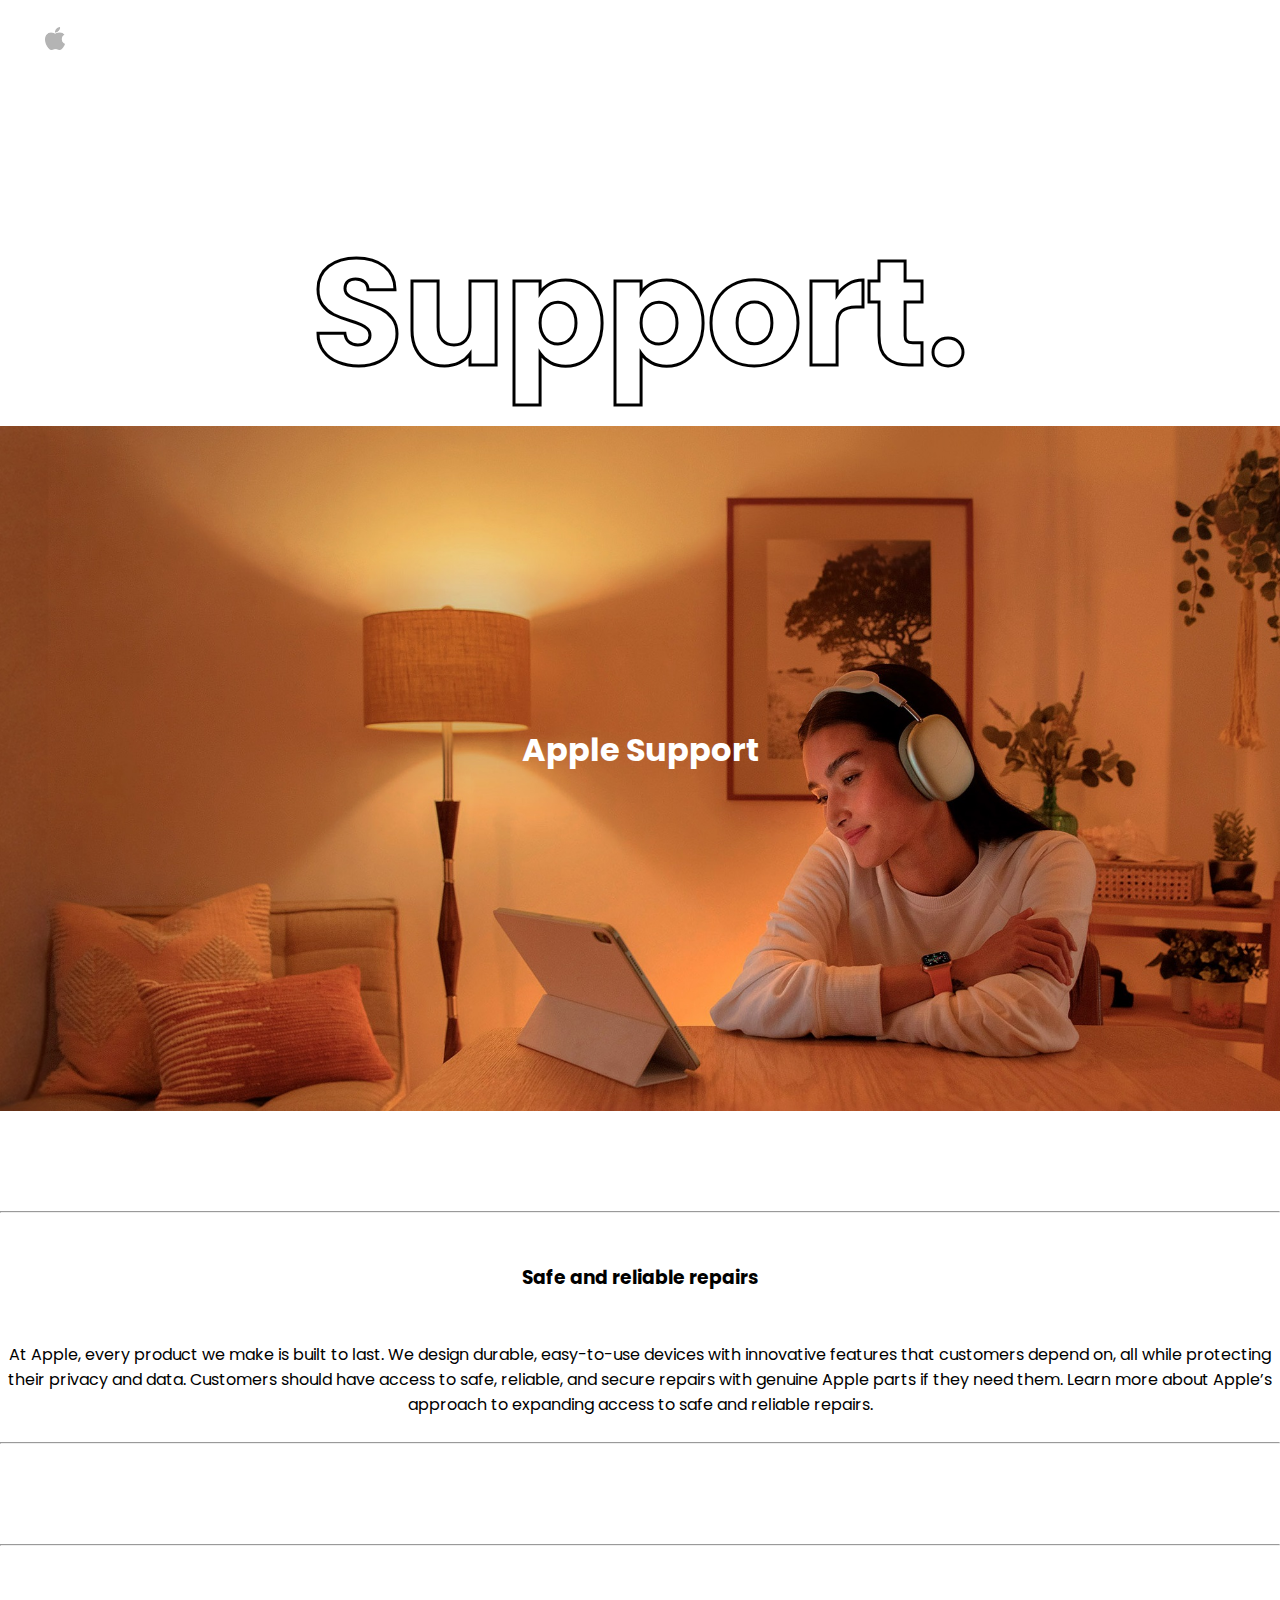
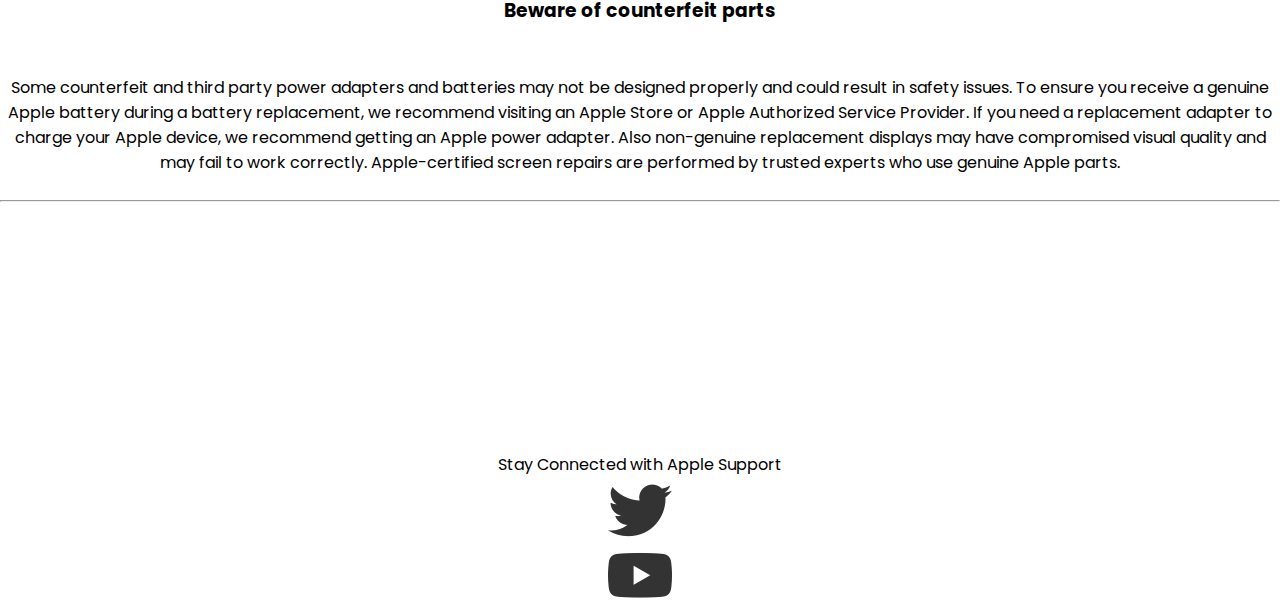
<file: Apple/contact.html>
<!DOCTYPE html>

<html lang="en">

<head>
  <meta charset="UTF-8">
  <meta name="viewport" content="width=device-width, initial-scale=1.0">
  <link rel="icon" type="image/png" sizes="16×16" href="logo.png">
  <title>Apple</title>
  <link rel="stylesheet" href="./style.css">
  <link rel="stylesheet" href="https://cdnjs.cloudflare.com/ajax/libs/font-awesome/5.15.3/css/all.min.css" />
</head>

<body>
  <nav class="navbar">
    <div class="content">
      <div class="logo">
        <a href="./index.html"><img class="logo1" src="logo.png"></a>
      </div>
      <ul class="menu-list">
        <div class="icon cancel-btn">
          <i class="fas fa-times"></i>
        </div>
        <li><a href="index.html">Home</a></li>
        <li><a href="about.html">About</a></li>
        <li><a href="accessories.html">Accessories</a></li>
        <li><a href="contact.html">Support</a></li>
      </ul>
      <div class="icon menu-btn">
        <i class="fas fa-bars"></i>
      </div>
    </div>

  </nav>

  <br> <br><br><br><br><br><br><br>
  <h1 class="text" data-fill-text="Support">Support.</h1>








  <div id="container1" class="outter-div8">
    <div class="inner-div7">

      <div class="steveabout">
        <br><br><br><br><br><br><br><br><br><br>
        <h1 class="supporth1">Apple Support<br>
          </p>

      </div>






    </div>
    <div class="about">
      <br><br><br><br><br><br><br><br><br><br><br> <br><br><br><br><br><br><br><br><br><br>
    </div>
  </div>
  <br><br><br><br>
  <hr>

  <br><br>

  <h3 class="aboutparagraf">Safe and reliable repairs</h3>
  <br><br>
  <p class="aboutparagraf">At Apple, every product we make is built to last. We design durable, easy-to-use devices with
    innovative features that customers depend on, all while protecting their privacy and data. Customers should have
    access to safe, reliable, and secure repairs with genuine Apple parts if they need them.

    Learn more about Apple’s approach to expanding access to safe and reliable repairs.</p>
  <br>

  <hr>

  <br><br><br><br>
  <hr>

  <br><br>

  <h3 class="aboutparagraf">Beware of counterfeit parts</h3>
  <br><br>
  <p class="aboutparagraf">Some counterfeit and third party power adapters and batteries may not be designed properly
    and could result in safety issues. To ensure you receive a genuine Apple battery during a battery replacement, we
    recommend visiting an Apple Store or Apple Authorized Service Provider. If you need a replacement adapter to charge
    your Apple device, we recommend getting an Apple power adapter.

    Also non-genuine replacement displays may have compromised visual quality and may fail to work correctly.
    Apple-certified screen repairs are performed by trusted experts who use genuine Apple parts.</p>


  <br>

  <hr>

  <br><br>
  <br>
  <br>
  <br>
  <br>
  <br>
  <br>
  <br>
  <br>
  <p class="aboutparagraf">Stay Connected with Apple Support</p>

  <a href="https://twitter.com/AppleSupport" target="_blank"><img class="logosupport" src="twitter.png"></a>
  <a href="https://www.youtube.com/applesupport" target="_blank"><img class="logosupport" src="youtube.png"></a>


  <script>
    const body = document.querySelector("body");
    const navbar = document.querySelector(".navbar");
    const menuBtn = document.querySelector(".menu-btn");
    const cancelBtn = document.querySelector(".cancel-btn");
    menuBtn.onclick = () => {
      navbar.classList.add("show");
      menuBtn.classList.add("hide");
      body.classList.add("disabled");
    }
    cancelBtn.onclick = () => {
      body.classList.remove("disabled");
      navbar.classList.remove("show");
      menuBtn.classList.remove("hide");
    }
    window.onscroll = () => {
      this.scrollY > 20 ? navbar.classList.add("sticky") : navbar.classList.remove("sticky");
    }
  </script>
</body>

</html>
</file>
<file: Apple/style.css>
@import url('https://fonts.googleapis.com/css2?family=Poppins:wght@200;300;400;500;600;700&display=swap');

* {
  margin: 0;
  padding: 0;
  box-sizing: border-box;
  font-family: 'Poppins', sans-serif;
}

::-webkit-scrollbar {
  width: 10px;
}

::-webkit-scrollbar-track {
  background: #f1f1f1;
}

::-webkit-scrollbar-thumb {
  background: #888;
}

::selection {
  background: rgb(0, 123, 255, 0.3);
}

.content {
  max-width: 1250px;
  margin: auto;
  padding: 0 30px;
}

.navbar {
  position: fixed;
  width: 100%;
  z-index: 2;
  padding: 25px 0;
  transition: all 0.3s ease;
}

.navbar.sticky {
  background: #1b1b1b;
  padding: 10px 0;
  box-shadow: 0px 3px 5px 0px rgba(0, 0, 0, 0.1);
}

.navbar .content {
  display: flex;
  align-items: center;
  justify-content: space-between;
}

.navbar .logo a {
  color: #fff;
  font-size: 30px;
  font-weight: 600;
  text-decoration: none;
}

.navbar .menu-list {
  display: inline-flex;
}

.menu-list li {
  list-style: none;
}

.menu-list li a {
  color: #fff;
  font-size: 18px;
  font-weight: 500;
  margin-left: 25px;
  text-decoration: none;
  transition: all 0.3s ease;
}

.menu-list li a:hover {
  color: #007bff;
}

.banner {
  background: url("banner.jpg") no-repeat;
  height: 100vh;
  background-size: cover;
  background-position: center;
  background-attachment: fixed;
}

.about {
  padding: 30px 0;
}

.about .title {
  font-size: 38px;
  font-weight: 700;
}

.about p {
  padding-top: 20px;
  text-align: justify;
}

.icon {
  color: #fff;
  font-size: 20px;
  cursor: pointer;
  display: none;
}

.menu-list .cancel-btn {
  position: absolute;
  right: 30px;
  top: 20px;
}

@media (max-width: 1230px) {
  .content {
    padding: 0 60px;
  }
}

@media (max-width: 1100px) {
  .content {
    padding: 0 40px;
  }
}

@media (max-width: 900px) {
  .content {
    padding: 0 30px;
  }
}

@media (max-width: 868px) {
  body.disabled {
    overflow: hidden;
  }

  .icon {
    display: block;
  }

  .icon.hide {
    display: none;
  }

  .navbar .menu-list {
    position: fixed;
    height: 100vh;
    width: 100%;
    max-width: 400px;
    left: -100%;
    top: 0px;
    display: block;
    padding: 40px 0;
    text-align: center;
    background: #222;
    transition: all 0.3s ease;
  }

  .navbar.show .menu-list {
    left: 0%;
  }

  .navbar .menu-list li {
    margin-top: 45px;
  }

  .navbar .menu-list li a {
    font-size: 23px;
    margin-left: -100%;
    transition: 0.6s cubic-bezier(0.68, -0.55, 0.265, 1.55);
  }

  .navbar.show .menu-list li a {
    margin-left: 0px;
  }
}

@media (max-width: 380px) {
  .navbar .logo a {
    font-size: 27px;
  }
}

.indexp {
  color: white;
  text-align: center;
  font-size: 75px;
}

.iph14 {

  margin: 1px auto;
  display: block;
}

.outter-div {
  padding: 50px;
  background-color: black;
}

.indexp2 {
  font-family: Arial;
  color: white;
  text-align: center;
  font-size: 35px;
}

.a1 {
  color: #AFDCEB;
  margin: 1px auto;
  display: block;
  text-align: center;
}

.outter-div1 {
  box-shadow: 0 3px 10px rgb(0 0 0 / 0.2);
  margin: 30px;
  padding: 50px;
  background-color: #EFEFEF;
}

.indexp3t {

  color: black;
  text-align: center;
  font-size: 75px;
}

.indexp3 {

  color: black;
  text-align: center;
  font-size: 35px;
}

.a2 {
  color: #AFDCEB;
  float: right;
  text-align: center;
}

.ipad10 {
  height: auto;
  width: 700px;
  margin: 1px auto;
  display: block;
  filter: drop-shadow(.75em .75em 1em);
}

.logo1 {

  margin: 1px auto;
  display: block;
  height: auto;
  width: 20px;
}

.steve {
  margin: 1px auto;
  display: block;
  height: auto;
  width: 200px;
}

.indextitle {

  color: black;
  text-align: center;
  font-size: 100px;
}

.text {
  text-align: center;
  position: relative;
  font-size: 150px;
  text-transform: capitalize;
  color: transparent;
  -webkit-text-stroke: 3px black;
}

.text::before {
  text-align: center;
  content: attr(data-fill-text);
  position: absolute;
  width: 0;
  height: 100%;
  color: black;
  -webkit-text-stroke: 0px transparent;
  overflow: hidden;
  transition: width 0.8s cubic-bezier(0.165, 0.84, 0.44, 1);
}

.text:hover::before {
  width: 100%;
}

.banner-container {
  display: flex;
  align-items: center;
  justify-content: center;
}

.banner-container .banner {
  background: linear-gradient(-55deg, #B2B2B2 29%, #EAEAEA 29.1%, #EFEFEF 68%, #B2B2B2 68.1%);
  border-radius: 5px;
  margin: 10px;
  display: flex;
  align-items: center;
  justify-content: center;
  flex-wrap: wrap;
  box-shadow: 0 5px 10px #0005;
  overflow: hidden;
}

.banner-container .banner .shoe {
  flex: 1 1 250px;
  padding: 15px;
  text-align: center;
}

.banner-container .banner .shoe img {
  width: 80%;
}

.banner-container .banner .content {
  flex: 1 1 250px;
  text-align: center;
  padding: 10px;
  text-transform: uppercase;
}

.banner-container .banner .content span {
  color: black;
  font-size: 25px;
}

.banner-container .banner .content h3 {
  color: black;
  font-size: 40px;
}

.banner-container .banner .content p {
  color: black;
  font-size: 20px;
  padding: 10px 0;
}

.banner-container .banner .content .btn {
  display: block;
  height: 40px;
  width: 150px;
  line-height: 40px;
  background: black;
  color: white;
  margin: 5px auto;
  text-decoration: none;
}

.banner-container .banner .women {
  position: relative;
  bottom: -33px;
  padding: 10px;
  flex: 1 1 250px;
}

.banner-container .banner .women img {
  width: 100%;
}

@media (max-width:768px) {
  .banner-container .banner .women {
    display: none;
  }
}

.airpod {

  height: auto;
  width: 100px;
}

.indexabout {


  text-align: center;
  color: dimgray;
  text-shadow: 0px 0px 3px gray, 0 0 5px gray;
  margin-left: 20px;
}

.aboutparagraf {
  text-align: center;
}

.hr {
  color: gray;
}

.outter-div5 {
  height: 850px;
  width: 800px;
  box-shadow: 0 3px 10px rgb(0 0 0 / 0.2);
  margin: 30px;
  padding: 50px;
  background-color: #EFEFEF;
  float: left;
}

.outter-div6 {
  height: 850px;
  width: 800px;
  padding: 50px;
  background-color: black;
  float: right;
}

.atv {
  height: auto;
  width: 700px;
  margin: 1px auto;
  display: block;
  filter: drop-shadow(.75em .75em 1em white);
}

.aboutparagraf1 {
  color: white;
  text-align: center;
}

.outter-div7 {

  padding: 50px;
  background-image: url(stevebackground.jpg);
  background-size: cover;

}

.steveabout {
  float: left;
  color: white;
}

.stevetitle {
  color: white;
  text-align: left;

}

.outter-div9 {
  padding: 50px;
  background-image: url(abckg.jpg);
  background-position: center;
}

.aboutparagraf9 {
  color: white;
  text-align: center;
  text-shadow: 0px 0px 3px gray, 0 0 5px black;
}

#container1 div {
  position: relative;
  width: 100%;
  height: 100%;
  scroll-behavior: smooth;
}

#container1 {
  scroll-behavior: smooth;
}

.magsafe {
  height: auto;
  width: 200px;
  margin: 1px auto;
  display: block;
  filter: drop-shadow(.75em .75em 1em);
}

input {
  margin: 1px auto;
  display: block;
  outline: none;
  box-sizing: border-box;
  height: 60px;
  width: 0px;
  padding: 0 20px;
  color: black;
  border-radius: 50px;
  font-size: 20px;
  border: 1px solid black;
  transition: all .7s ease;
}

::placeholder {
  color: grey;
}

.btn1 {
  margin: 1px auto;
  display: block;
  position: absolute;
  right: 0px;
  top: 0px;
  width: 80px;
  height: 80px;
  background: black;
  line-height: 80px;
  border-radius: 50%;
  text-align: center;
  cursor: pointer;
  transition: .5s;
}

.btn i {
  font-size: 25px;
  color: white;
  line-height: 80px;
  transition: all .7s ease;
}

.container:hover input {
  width: 350px;
}

.container:hover i {
  transform: rotate(-360deg);
}

.btn:hover {
  background: black;
}

.container2 {
  margin: 1px auto;
  display: block;
  width: 90%;
  display: grid;
  grid-template-columns: repeat(auto-fit, minmax(250px, 1fr));
}

.box {
  margin: 1px auto;
  display: block;
  height: 350px;
  color: black;
  border: 2px solid gray;
}

.iph142 {
  margin: 1px auto;
  display: block;
  height: auto;
  width: 100px;
}

.boxp {
  text-align: center;
  color: red;
}

.boxt {
  font-size: 20px;
  text-align: center;
}

.boxf {
  height: auto;
  width: 300px;
  margin: 1px auto;
  display: block;
}

.boxf1 {
  height: auto;
  width: 175px;
  margin: 1px auto;
  display: block;
}

.boxff {
  width: auto;
  height: auto;
  color: white;
}

.btn1:hover {
  background: black;
}

.outter-div8 {

  padding: 50px;
  position: center;
  background-image: url(supportbcl.jpg);
  background-size: cover;

}

.outter-div10 {
  padding: 50px;
  background-image: url(supportbck.jpg);
  background-position: center;
}

.supporth1 {
  text-align: center;
}

.logosupport {
  margin: 1px auto;
  display: block;
}
</file>
